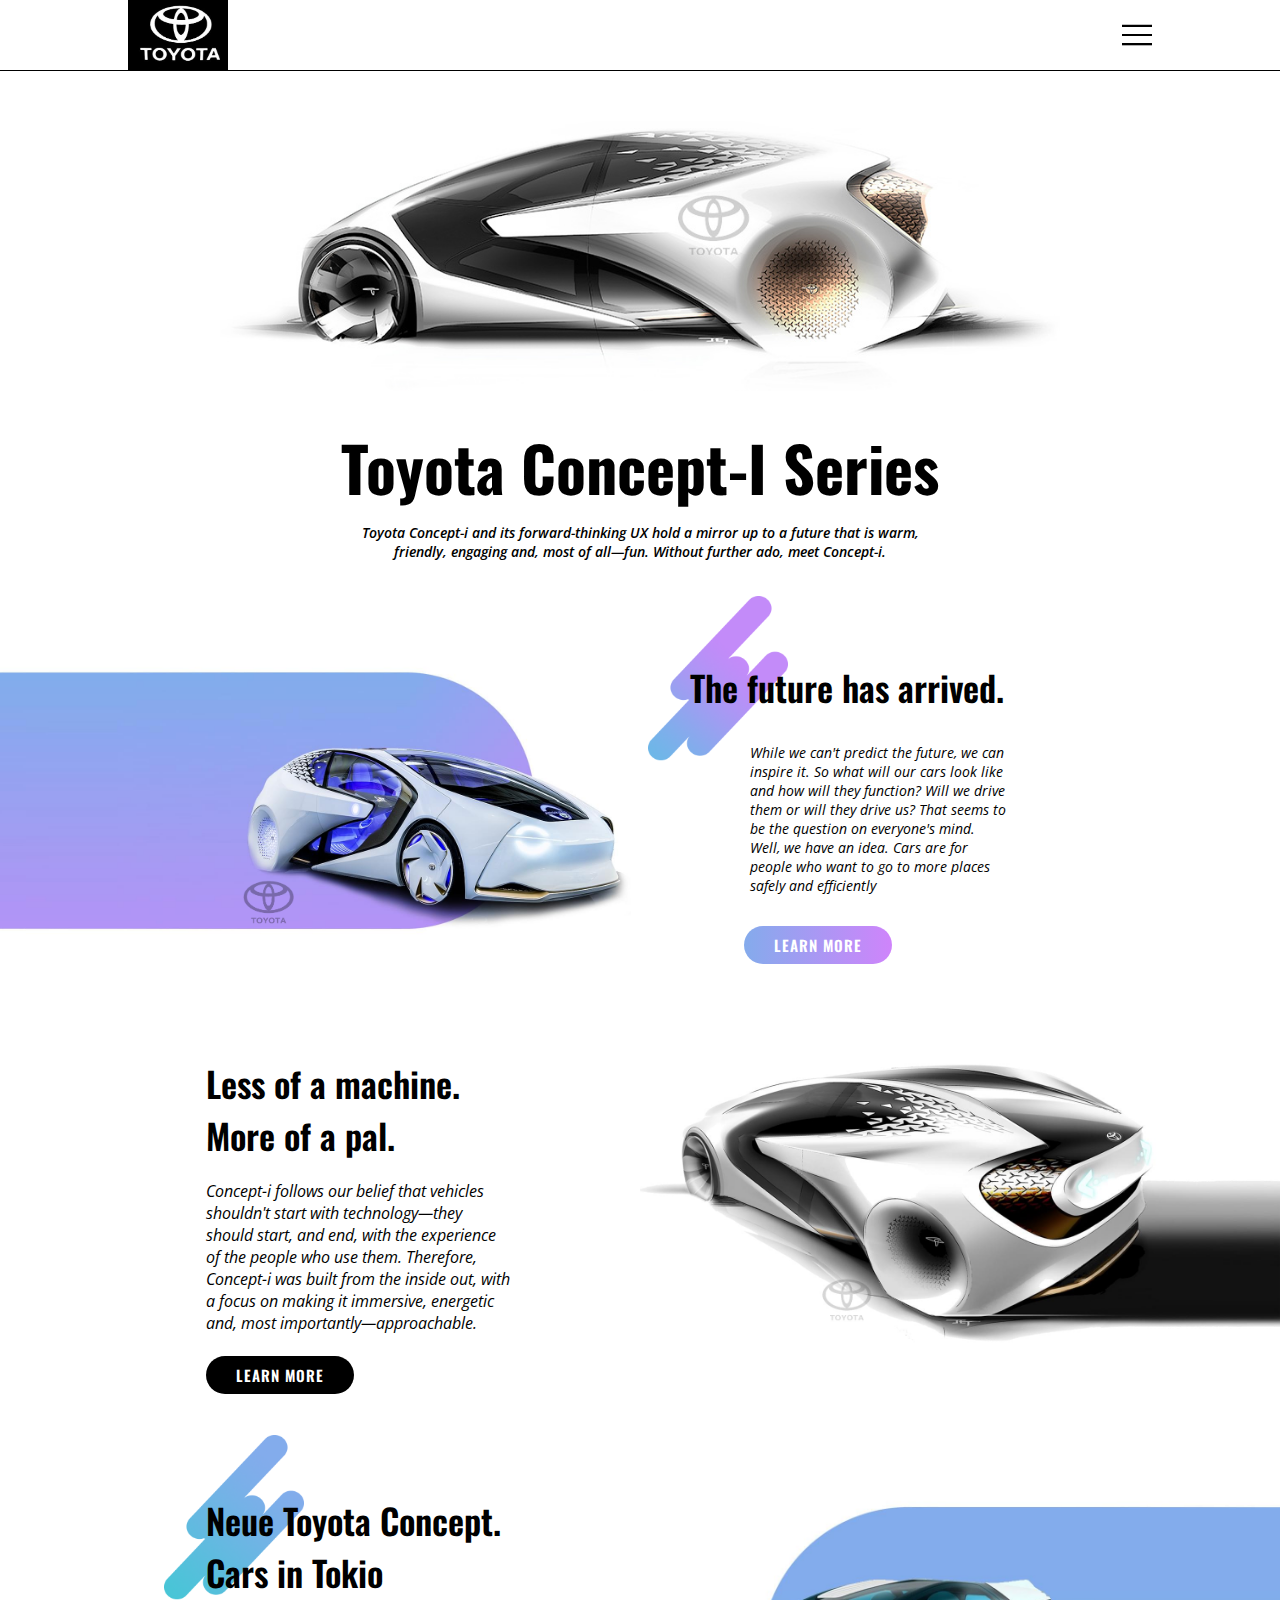
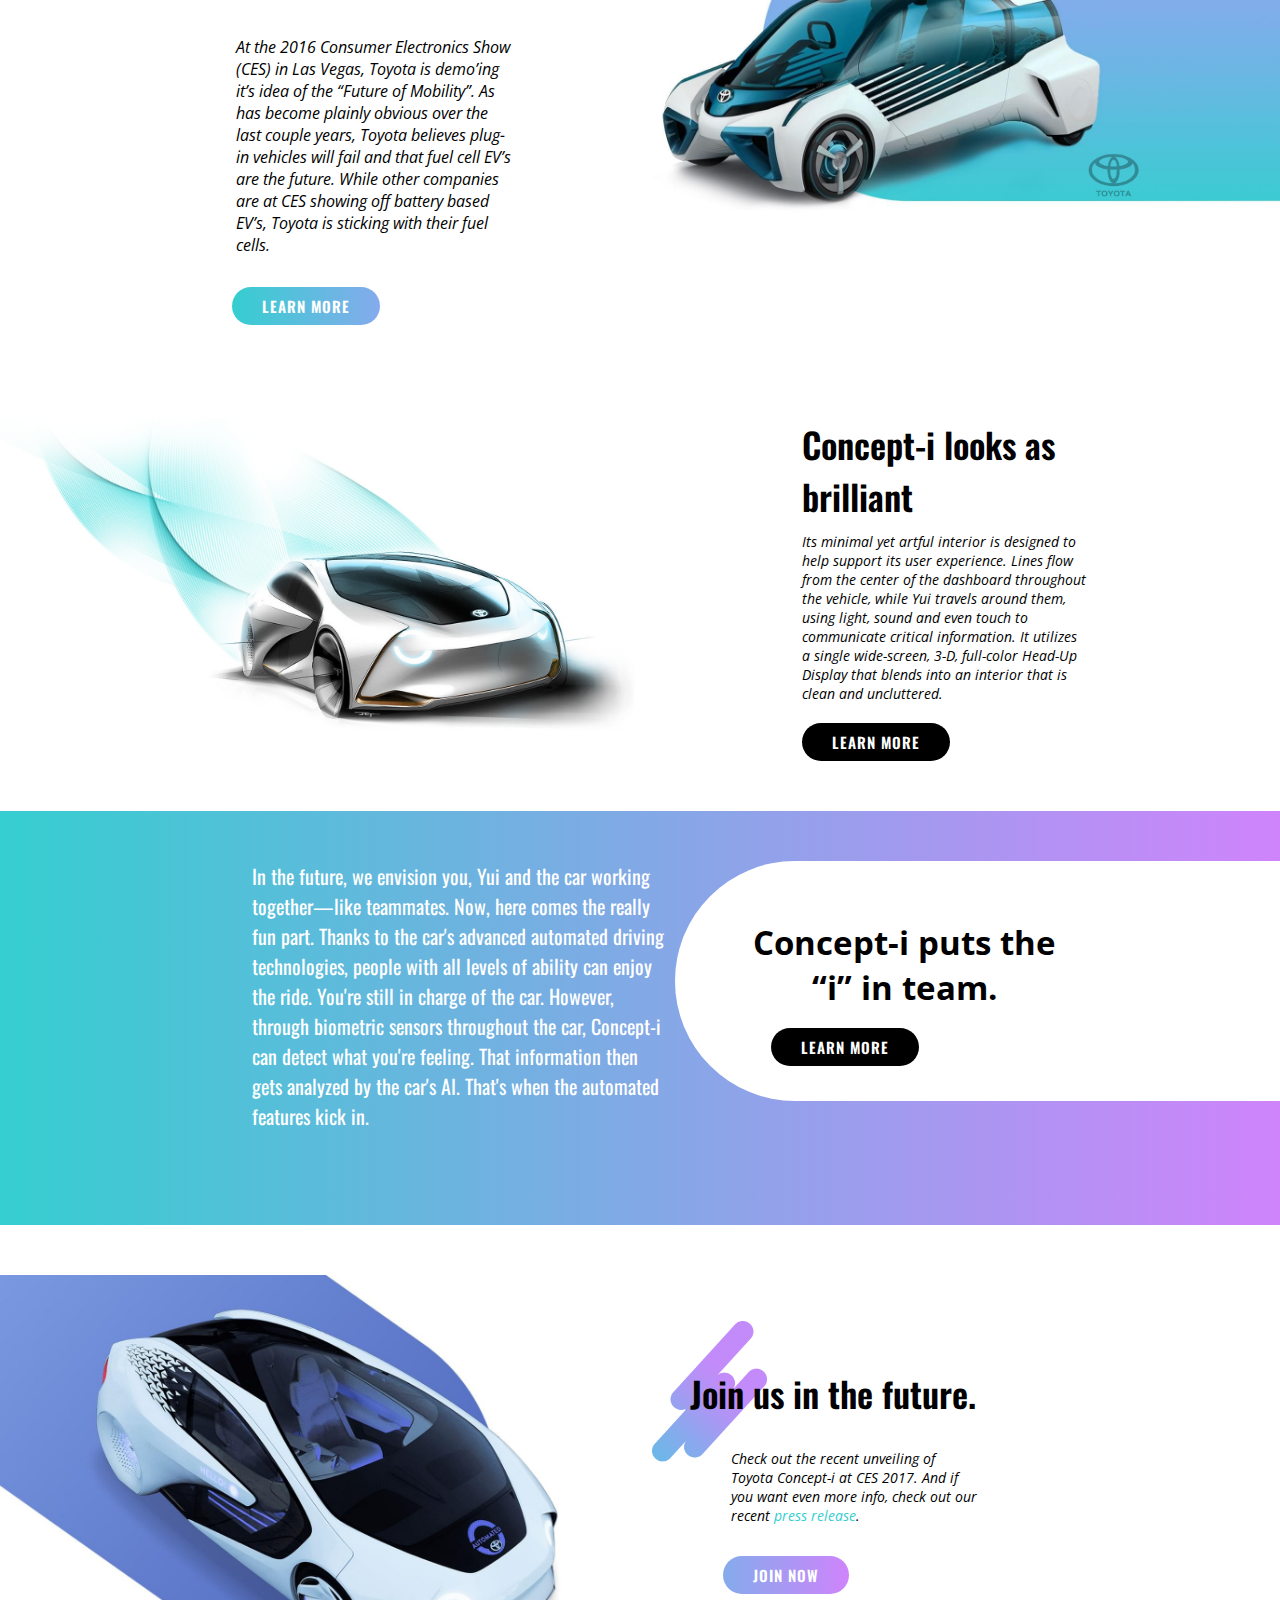
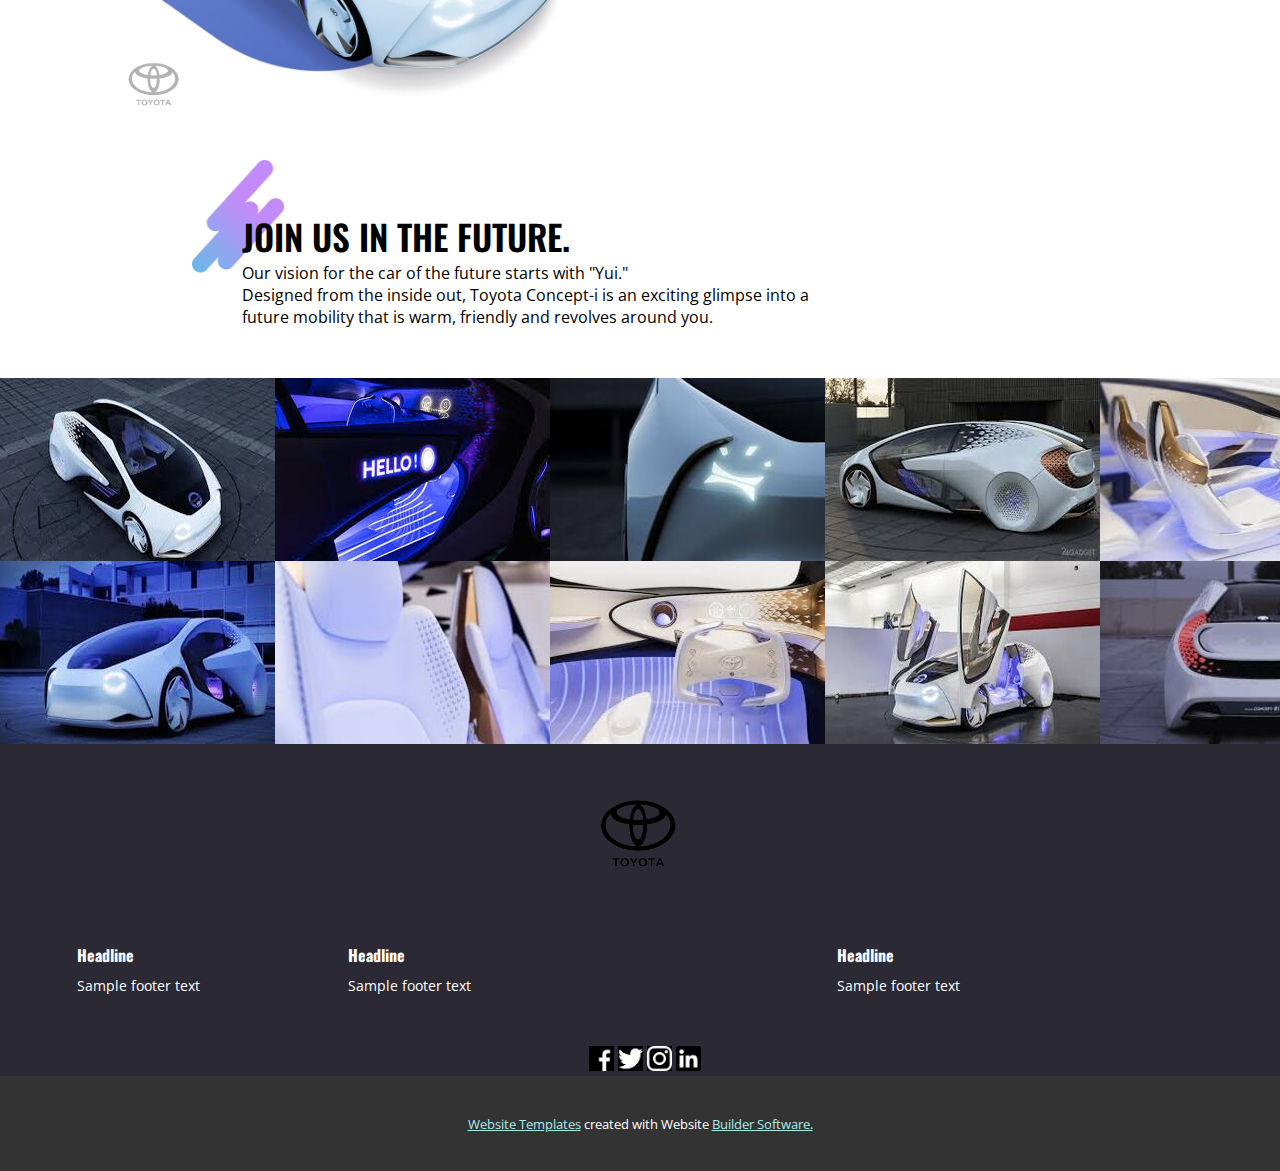
<file: index.html>
<!DOCTYPE html>
<html lang="en">
<head>
    <meta charset="UTF-8">
    <meta name="viewport" content="width=device-width, initial-scale=1.0">
    <title>Advanced-innovation-cars</title>
    <link rel="stylesheet" href="assets/css/style.css">
    <link rel="icon"  type="image/x-icon" href="assets/images/icon.png">
</head>
<body>
    

    <div class="first-section" id="sec">
        <div class="first-section-inner inner">
            <img class="logo" src="assets/images/Tayota.jpeg" alt="">
            <button class="menu" id="button">
                <img style="width: 30px; height: 30px;" src="assets/images/icons8-menu-52.png" alt="">
            </button>
        </div>
    </div>  

    <div class="mt" id="mt">
        <div class="close" id="close">
            <button style="width: 40px;height: 38px;"><img src="./assets/images/Close.svg" alt=""></button>
        </div>
        <ul>
            <li><a href="./index.html">Home</a></li>
            &nbsp;
            <li><a href="./page-1.html">Page 1</a></li>
        </ul>
    </div>



    <div class="second-section">
        <div class="second-section-inner inner">
            <img src="./assets/images/Car.jpeg" class="car" alt="">
            <div class="second-section-content">
                <h1 class="title">Toyota Concept-I Series</h1>
                <p class="p">Toyota Concept-i and its forward-thinking UX hold a mirror up to a future that is warm, friendly, engaging and, most of all—fun. Without further ado, meet Concept-i.</p>
            </div>
        </div>
    </div>



    <div class="third-section">
        <img src="./assets/images/Car2.jpeg" class="img2" alt="">
        <img src="/assets/images/Toyota3.png" class="img3" alt="">
            <div class="third-section-content">
                <img class="img" src="./assets/images/img.png" alt="">
                <div class="third-section-elements">
                    <h3 class="title2">The future has arrived.</h3>
                    <p class="p">While we can't predict the future, we can inspire it. So what will our cars look like and how will they function? Will we drive them or will they drive us? That seems to be the question on everyone's mind. Well, we have an idea. Cars are for people who want to go to more places safely and efficiently</p>
                    <a href="https://www.toyota.com/" target="_blank" class="Bt title">Learn More</a>
                </div>
            </div>
    </div>


    <div class="fourth-section">
        <div class="fourth-section-content">
            <div class="fourth-section-elements">
                <h3 class="title3 title2">Less of a machine.</h3>
                <h3 class="title3 title2">More of a pal.</h3>
                <div class="text">
                    <p>Concept-i follows our belief that vehicles shouldn't start with technology—they should start, and end, with the experience of the people who use them. Therefore, Concept-i was built from the inside out, with a focus on making it immersive, energetic and, most importantly—approachable.</p>
                </div>
                <a href="https://www.toyota.com/" target="_blank" class="Bt2 title">Learn More</a>
            </div>
        </div>
        <img src="./assets/images/Car3.jpeg" class=" car4" alt="">
    </div>


    <div class="five-section">
        <div class="five-section-content">
            <img class="logo2" src="./assets/images/img2.png" alt="">
            <div class="five-section-elements">
                <h3 class="title3 title2">Neue Toyota Concept.</h3>
                <h3 class="title3 title2">Cars in Tokio</h3>
                <div class="text2">
                    <p>At the 2016 Consumer Electronics Show (CES) in Las Vegas, Toyota is demo’ing it’s idea of the “Future of Mobility”. As has become plainly obvious over the last couple years, Toyota believes plug-in vehicles will fail and that fuel cell EV’s are the future. While other companies are at CES showing off battery based EV’s, Toyota is sticking with their fuel cells.</p>
                </div>
                <a href="https://www.toyota.com/" target="_blank" class="Bt3 title">Learn More</a>
            </div>
        </div>
        <img src="./assets/images/Car4.jpeg" class=" car5" alt="">
        <img src="/assets/images/Toyota3.png" class="logo3" alt="">
    </div> 



    
    <div class="six-section">
        <img src="./assets/images/car4.png" class="car6" alt="">
            <div class="-sixsection-content">
                <img class="img" src="./assets/images/img.png" alt="">
                <div class="six-section-elements">
                    <h3 class="title2">Concept-i looks as <br> brilliant</h3>
                    <p class="p">Its minimal yet artful interior is designed to help support its user experience. Lines flow from the center of the dashboard throughout the vehicle, while Yui travels around them, using light, sound and even touch to communicate critical information. It utilizes a single wide-screen, 3-D, full-color Head-Up Display that blends into an interior that is clean and uncluttered.</p>
                    <a href="https://www.toyota.com/" target="_blank" class="Bt4 title">Learn More</a>
                </div>
            </div>
    </div>




    <div class="seven-section">
       <div class="text3">
        <p>In the future, we envision you, Yui and the car working together—like teammates. Now, here comes the really fun part. Thanks to the car's advanced automated driving technologies, people with all levels of ability can enjoy the ride. You're still in charge of the car. However, through biometric sensors throughout the car, Concept-i can detect what you're feeling. That information then gets analyzed by the car's AI. That's when the automated features kick in.</p>
       </div>
        <div class="seven-section-content">
            <div class="box">
                <div class="seven-section-elements">
                    <div class="text6">
                        <h3 class="tl">Concept-i puts the <br>  “i” in team.</h3>
                    </div>
                    <a href="https://www.toyota.com/" target="_blank" class="Bt5 title">Learn More</a>
                </div>
            </div>
        </div>
    </div>



    <div class="eight-section">
        <img src="./assets/images/Car5.jpeg" class="img2" alt="">
        <img src="/assets/images/Toyota3.png" class="logo4" alt="">
            <div class="eight-section-content">
                <img class="img8" src="./assets/images/img.png" alt="">
                <div class="eight-section-elements">
                    <h3 class="title2">Join us in the future.</h3>
                    <div class="text-link">
                        <p class="p">Check out the recent unveiling of Toyota Concept-i at CES 2017. And if you want even more info, check out our recent <a class="link" target="_blank" href="https://pressroom.toyota.com/"> press release</a>.</p>
                        <a href="https://www.toyota.com/" target="_blank" class="Bt6 title">Join Now</a>
                    </div>
                </div>
            </div>
    </div>

    <div class="nine-section">
            <div class="nine-section-content">
                <img class="img9" src="./assets/images/img.png" alt="">
                <div class="nine-section-elements">
                    <h3 class="title2">JOIN US IN THE FUTURE.</h3>
                    <p class="text7">Our vision for the car of the future starts with "Yui." <br>
                        Designed from the inside out, Toyota Concept-i is an exciting glimpse into a future mobility that is warm, friendly and revolves around you.</p>                </div>
            </div>
    </div>


    <div class="ten-section">
        <div class="photos">
            <div class="photo1 photo">
                <img src="./assets/images/Car6 .jpg" alt="">
            </div>
            <div class="photo2 photo">
                <img src="./assets/images/Car7.jpg" alt="">
            </div>
            <div class="photo3 photo">
                <img src="./assets/images/Car8.jpg" alt="">
            </div>
            <div class="photo4 photo">
                <img src="./assets/images/Car9.jpg" alt="">
            </div>
            <div class="photo5 photo">
                <img src="./assets/images/Car10.jpg" alt="">
            </div>
            <div class="photo6 photo">
                <img src="./assets/images/Car11.jpg" alt="">
            </div>
            <div class="photo7 photo">
                <img src="./assets/images/Car12.jpg" alt="">
            </div>
            <div class="photo8 photo">
                <img src="./assets/images/Car13.jpg" alt="">
            </div>
            <div class="photo9 photo">
                <img src="./assets/images/Car14.jpg" alt="">
            </div>
            <div class="photo10 photo">
                <img src="./assets/images/Car15.jpg" alt="">
            </div>
        </div>
    </div>



    <div class="eleven-section">
        <div class="link3">
            <a  target="_blank" href="./index.html"><img src="./assets/images/Toyota3.png" class="logo5" alt=""></a>
        </div>
        <div class="text-over">
            <div class="text8">
                <h4 class="title6">Headline</h4>
                <p class="samp">Sample footer text</p>
            </div>
            <div class="text9">
                <h4 class="title6">Headline</h4>
                <p class="samp">Sample footer text</p>
            </div>
            <div class="text10">
                <h4 class="title6">Headline</h4>
                <p class="samp">Sample footer text</p>
            </div>
        </div>
        <div class="eleven-element-section">
            <a target="_blank" href="/index.html"><img src="/assets/images/Facelogo.png" alt="" class="facelogo"></a>
            <a target="_blank" href="/index.html"><img src="/assets/images/twitter.png" alt="" class="twitlogo"></a>
            <a target="_blank" href="/index.html"><img src="/assets/images/Instalogo.png" alt="" class="Instalogo"></a>
            <a target="_blank" href="/index.html"><img src="/assets/images/linklogo.png" alt="" class="linklogo"></a>
        </div>
    </div>
    <div class="twenty-section">
        <div class="twenty-section-elements">
            <p class="text14"> <a target="_blank" class="text12" href="./index.html">Website Templates</a> created with Website <a target="_blank" class="text13" href="./index.html">Builder Software.</a></p>
        </div>
    </div>

    <button class="up-arrow" id="up-arrow">
        <img src="./assets/images/Scroll.png" alt="">
    </button>
    <script src="./assets/js/script.js" ></script>
</body>
</html>
</file>
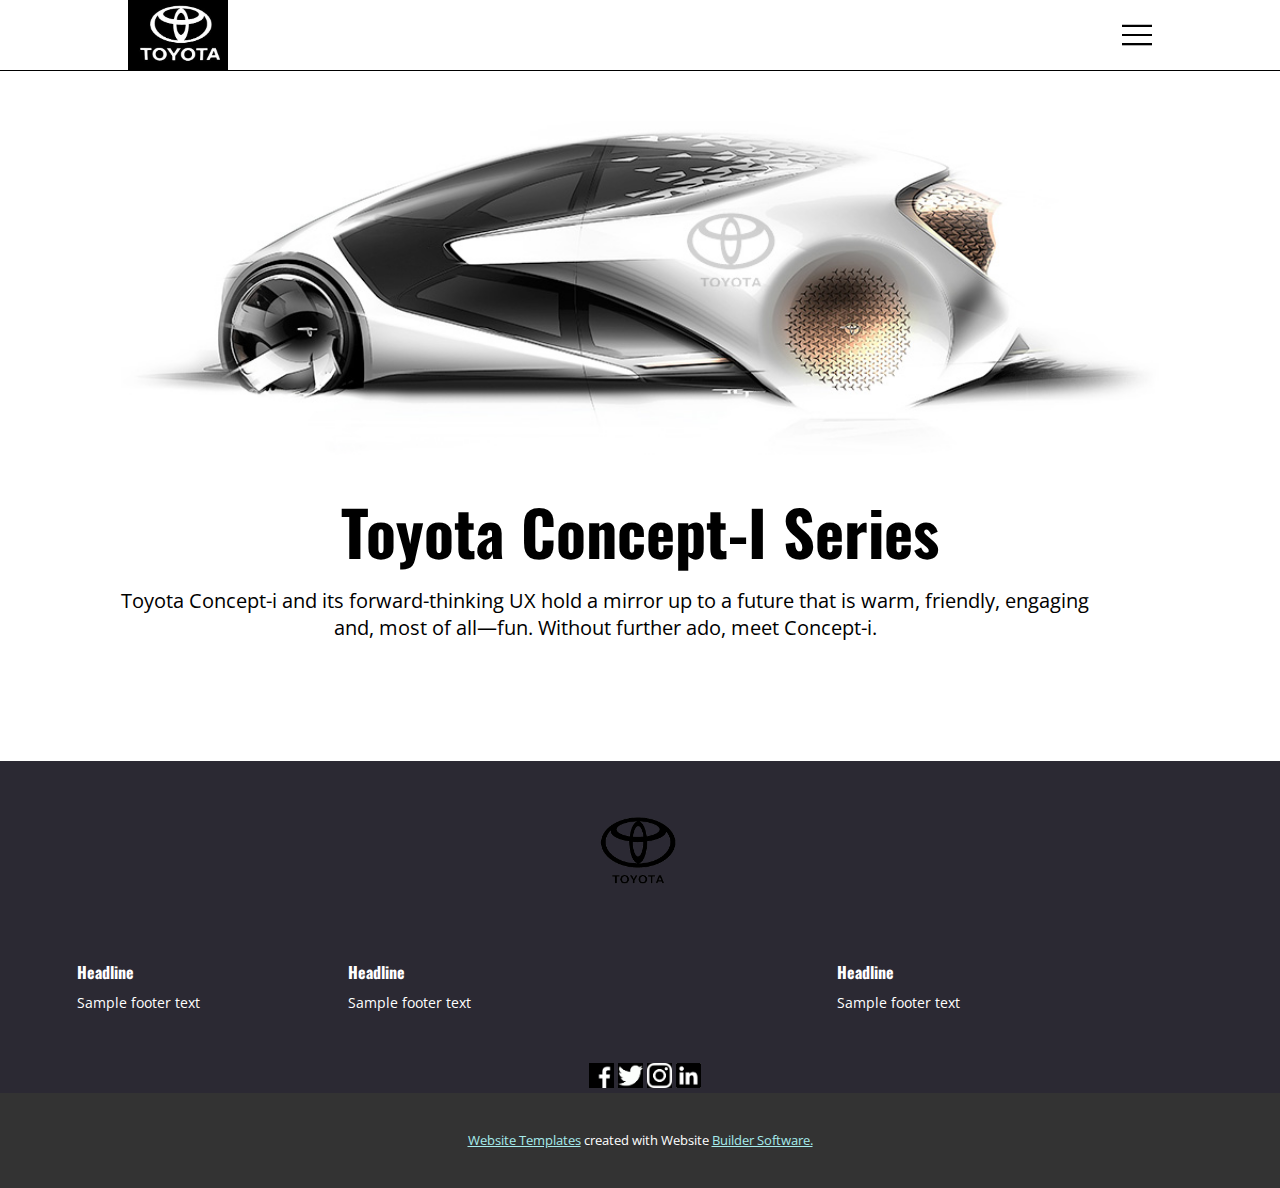
<file: page-1.html>
<!DOCTYPE html>
<html lang="en">
<head>
    <meta charset="UTF-8">
    <meta name="viewport" content="width=device-width, initial-scale=1.0">
    <title>Advanced innavition cars</title>
    <link rel="stylesheet" href="./assets/css/style.css">
</head>
<body>
    <div class="first-section" id="sec">
        <div class="first-section-inner inner">
            <img class="logo" src="assets/images/Tayota.jpeg" alt="">
            <button class="menu" id="button">
                <img style="width: 30px; height: 30px;" src="assets/images/icons8-menu-52.png" alt="">
            </button>
        </div>
    </div>  


    <div class="mt" id="mt">
        <div class="close" id="close">
            <button style="width: 40px;height: 38px;"><img src="./assets/images/Close.svg" alt=""></button>
        </div>
        <ul>
            <li><a href="./index.html">Home</a></li>
            &nbsp;
            <li><a href="./page-1.html">Page 1</a></li>
        </ul>
    </div>


    <div class="second-section">
        <div class="second-section-inner inner">
            <img src="./assets/images/Car.jpeg" class="car c" alt="">
            <div class="second-section-content ssc">
                <h1 class="title">Toyota Concept-I Series</h1>
                <p class="p sec-p">Toyota Concept-i and its forward-thinking UX hold a mirror up to a future that is warm, friendly, engaging and, most of all—fun. Without further ado, meet Concept-i.</p>
            </div>
        </div>
    </div>


    <div class="eleven-section">
        <div class="link3">
            <a  target="_blank" href="./index.html"><img src="./assets/images/Toyota3.png" class="logo5" alt=""></a>
        </div>
        <div class="text-over">
            <div class="text8">
                <h4 class="title6">Headline</h4>
                <p class="samp">Sample footer text</p>
            </div>
            <div class="text9">
                <h4 class="title6">Headline</h4>
                <p class="samp">Sample footer text</p>
            </div>
            <div class="text10">
                <h4 class="title6">Headline</h4>
                <p class="samp">Sample footer text</p>
            </div>
        </div>
        <div class="eleven-element-section">
            <a target="_blank" href="/index.html"><img src="/assets/images/Facelogo.png" alt="" class="facelogo"></a>
            <a target="_blank" href="/index.html"><img src="/assets/images/twitter.png" alt="" class="twitlogo"></a>
            <a target="_blank" href="/index.html"><img src="/assets/images/Instalogo.png" alt="" class="Instalogo"></a>
            <a target="_blank" href="/index.html"><img src="/assets/images/linklogo.png" alt="" class="linklogo"></a>
        </div>
        <div class="twenty-section">
            <div class="twenty-section-elements">
                <p class="text14"> <a target="_blank" class="text12" href="./index.html">Website Templates</a> created with Website <a target="_blank" class="text13" href="./index.html">Builder Software.</a></p>
            </div>
        </div>
    <script src="./assets/js/script.js"></script>
</body>
</html>
</file>
<file: assets/css/style.css>
@import url('https://fonts.googleapis.com/css2?family=Oswald:wght@200..700&display=swap');
@import url('https://fonts.googleapis.com/css2?family=Open+Sans:ital,wght@0,300..800;1,300..800&display=swap');
*{
    margin: 0;
    padding: 0;
    box-sizing: border-box;
    font-family: "Open Sans", sans-serif;
}
body{
    overflow-x: hidden;
}
.menu{
    width: 30px;
    height: 30px;
}
.logo{
    width: 100px;
    height: 70px;
}
.inner{
    width: 80%;
    margin: auto;
}
.title{
    font-family: "Oswald", sans-serif;
    font-size: 67px;
}


.first-section{
    border-bottom: 0.5px solid #000;
}

.first-section-inner{
    display: flex;
    align-items: center;
    justify-content: space-between;
}

.car{
    width: 73%;
    height: 23%;
}
.second-section{
    padding: 50px 0px;
}
.second-section-inner{
    display: flex;
    flex-direction: column;
    align-items: center;
    margin: auto;
    width: 600px;
}
.second-section-content,.car{
    width: 140%;
}
.title{
    font-family: "Oswald", sans-serif;
    font-size: 62px;
}
.p{
    font-size: 14px;
    font-style: italic;
    font-weight: 600;
    margin-top: 10px;
}
.second-section-content{
    width: 100%;
    text-align: center;
    margin-top: 30px;
}

.third-section-content,.img2,.car4,.car5,.car6{
    width: 50%;
}
.car6{
    position: relative;
    top: -5%;
}
.third-section,.fourth-section,.five-section,.six-section,.seven-section,.eight-section,.nine-section{
    padding: 50px 0;
    display: flex;
    align-items: start;
    gap: 50px;
}
.third-section-content,.fourth-section-content,.five-section-content,.six-section-content,.seven-section-content,.eight-section-content,.nine-section-content{
    position: relative;
    width: 30%;
    z-index: 1;
}
.img,.logo2{
    width: 140px;
    position: absolute;
    top: 0;
    left: -11%;
    height: 165px;
    z-index: 0;
    top: -22%;
}
.third-section-elements,.five-section-elements,.six-section-elements,.seven-section-elements,.eight-section-elements,.nine-section-elements{
    z-index: 1;
    position: relative;
}
.third-section-elements p,.five-section-elements p,.eight-section-elements p{
    padding: 20px 0 20px 60px;
    font-weight: 400;
    margin-right: 17%;
    font-style: italic;
    margin-bottom: 5%;
}
.five-section-elements p{
    padding: 20px 0 20px 30px;   
}
.six-section-elements{
    margin-left: 19%;
}
.fourth-section-elements p,.six-section-elements p,.seven-section p{
    font-weight: 400;
    margin-right: 17%;
    font-style: italic;
    margin-bottom: 5%; 
}
.seven-section p{
    font-style: normal;
    margin-right: 53%;
    font-family: "Oswald", sans-serif;
    color: white;
}

.title2{
    font-size: 35px;
    font-weight: 600;
    font-family: "Oswald", sans-serif;
}
.Bt,.Bt2,.Bt3,.Bt6{
    background-image: linear-gradient(to right, #84abec, #cf84fb);
    padding: 8px 30px;
    border-radius: 20px;
    color: #FFF;
    letter-spacing: 1px;
    text-transform: uppercase;
    text-decoration: none;
    font-weight: 600;
    font-size: 15px;
    margin-left: 14%;
}
.Bt2,.Bt4,.Bt5{
    background-image: none;
    background-color: #000;
    padding: 8px 30px;
    border-radius: 20px;
    color: #FFF;
    letter-spacing: 1px;
    text-transform: uppercase;
    text-decoration: none;
    font-weight: 600;
    margin-left: 0%;
    font-size: 15px;
    display: block;
    margin-top: 6%;
    width: max-content;
}

.Bt3{
    background-image: linear-gradient(to right, #35ced0, #84abec);
    margin-left: 7%;
}

.img3,.logo3{
    width: 4%;
    z-index: 0;
    position: absolute;
    opacity: 0.3;
    margin-top: 16.9%;
    margin-left: 19%;
}
.logo3{
    margin-top: 20%;
    margin-right: 11%;
}
.logo2{
    margin-top: 9%;
}
.fourth-section,.five-section,.seven-section{
    justify-content: end;
}
.fourth-section-elements,.five-section-elements{
    margin-right: 4%;
}
.text,.text2{
    margin-top: 5%;
}
.six-section-elements{
    margin-right: 23%;
}
.seven-section{
    justify-content: end;
    background-image: linear-gradient(-90deg, #cf84fb, #35ced0);
    width: 100%;
}
.text3{
    margin-left: 19.7%;
    font-size: 20px;
}
.seven-section-elements{
    position: relative;

}
.text6,.seven-section-elements{
    margin-right: -100%;
    text-align: center;
    margin-top: 33%;
}
.text6{
    margin-top: 16%;
    margin-left: -50%;
    font-weight: 700;
}
.box{
    background-color: white;
    position: absolute;
    right: 0;
    font-size: 28px;
    padding: 10px 450px 35px 7px;
    border-top-left-radius: 300px;
    border-bottom-left-radius: 300px;
}
.Bt5{
    margin-left: 30%;
}
.link{
    color:#35ced0;
    text-decoration: none;
}
.eight-section-elements{
    margin-top: 24%;
}
.text-link{
    margin-left: -5%;
    margin-right: 8%;
}
.img8{
    width: 30%;
    position: absolute;
    z-index: 0;
    margin-top: 12%;
    margin-left: -10%;
}
.logo4{
    width: 4%;
    opacity: 0.3;
    position: absolute;
    z-index: 0;
    margin-top: 30%;
    margin-left: 10%;
}
.nine-section-content{
    z-index: 1;
    position: relative;
}
.img9{
    width: 24%;
    position: absolute;
    z-index: 0;
    margin-top: -13%;
    margin-left: 50%;
}
.nine-section-elements{
    margin-left: 63%;
    margin-right: -123%;
}
.text7{
    margin-right: 3%;
}

.photo{
    height: 0px;
}

.photos{
    width: 100px;
    height: 366px;
    display: grid;
    grid-template-columns: repeat(5,1fr);
}
.logo5{
    width: 95%;
    height: 80px;
}
.eleven-section{
    background-color: #2b2933;
}
.link3{
    display: flex;
    align-items: center;
    justify-content:space-around;
}
.logo5{
    margin-top: 63%;
}
.text-over{
    display: flex;
    align-items: center;
    justify-content: space-between;
    color: white;
    margin-top: 5%;
}
.text8{
    position: relative;
    left: 6%;
}
.title6{
    font-family: "Oswald", sans-serif;
}
.samp{
    font-size: 14px;
    margin-top: 7%;
}
.text9{
    position: relative;
    left: -18%;
}
.text10{
    position: relative;
    right: 25%;
}
.facelogo,.twitlogo,.Instalogo,.linklogo{
    width: 14%;
}
.eleven-element-section{
    margin: auto;
    width: 14%;
    margin-top: 4%;
    margin-left: 46%;
}
.twenty-section{
    width: 100%;
    height: 95px;
    display: flex;
    align-items: center;
    justify-content: center;
    background-color: #333333;
}
.text12,.text13{
    color: #A6EBEC;
}

.text14{
    width: 100%;
    font-size: 13px;
    color: white;
}
.menu{
    width: 30px;
    height: 30px;
    background-color: transparent;
    border: none;
    outline: none;
}
menu img{
    width: 100%;
    height: 100%;
}

.mt{
    width: 0;
    opacity: 0;
    height: 101%;
    background-color: #000;
    position: fixed !important;
    left: -100px;
    display: flex;
    align-items: start;
    justify-content: center;
    transition: all .8s linear;
    top: -1%;
}
.mt ul{
    margin-top: 30%;
}
.mt ul a{
    text-decoration: none;
    color: white;
}
.open-menu{
    width: 18%;
    opacity: 1;
    left: 0;
}

.menu-close{
    height: 101%;
    z-index: 70;
    position: relative;
}
.close img,button{
    width: 40px;
    height: 38px;
    background-color: transparent;
    border: none;
    outline: none;
    cursor: pointer;
}
.close button{
    width: 50px;
    height: 40px;
    cursor: pointer;
}
.sec-p{
    font-size: 20px;
    width: 1000px;
    font-weight: 400;
    position: relative;
    right: 39.1%;
    font-style: normal;
}
.ssc{
    padding: 0 0 70px 0;
}
.c{
    width: 173%;
}
.up-arrow{
    position: fixed;
    bottom: 30px;
    width: 40px;
    height: 40px;
    border-radius: 50%;
    display: flex;
    align-items: center;
    justify-content: center;
    border: none;
    outline: none;
    background-color: #fff;
    cursor: pointer;
    display: none;
    right: 30px;
    z-index: 1;
}
@media(max-width:480px){
    .logo{
        width: 30%;
        height: 30%;
    }
    .first-section-inner{
        justify-content:end;
    }
    .second-section-inner,.second-section,.second-section-content{
        width: 150%;
    }
    .first-section{
        width: 400%;
        margin-top: 38%;
    }
    .menu{
        width: 8%;
        height: 8%;
        position: relative;
        left: 8%;
        top: -64px;
    }
    .title{
        font-size: 89px;
    }
    .first-section{
        border-bottom: 4px solid #000;
        display: flex;
        align-items: center;
        justify-content: center;
    }
    .car{
        width: 150%;
        margin-left: 73%;
        margin-top: 29%;
    }
    .title{
        position: relative;
        left: 22%;
    }
    .p{
        position: relative;
        left: 34%;
        margin-right: 19%;
        font-size: 50px;
    }
}
</file>
